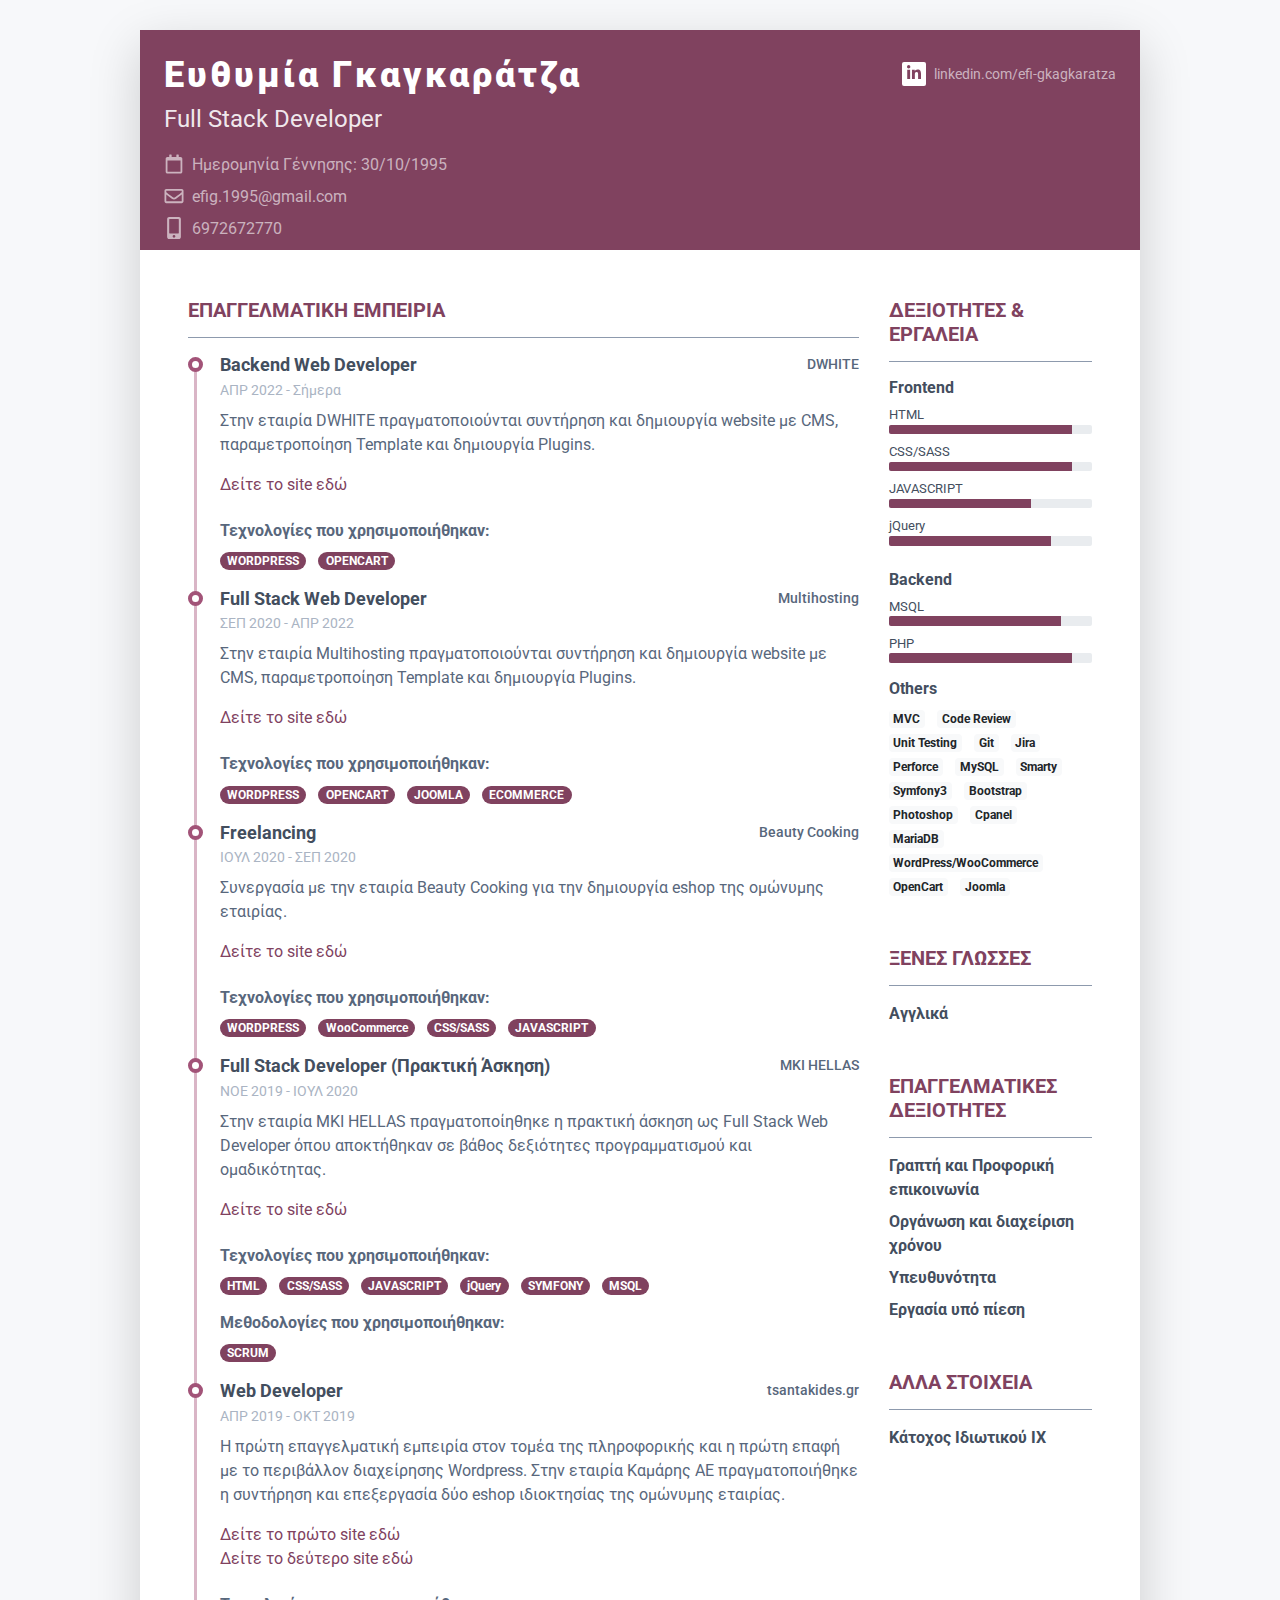
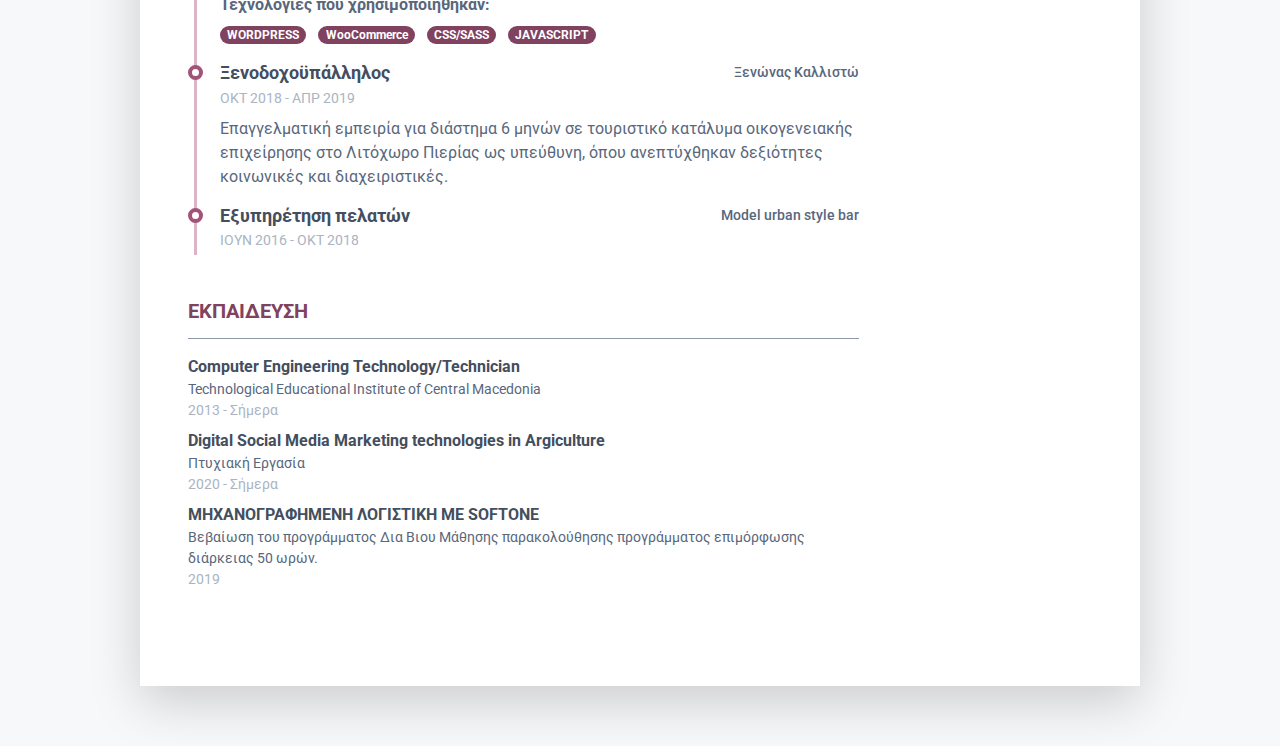
<file: index.html>
<!DOCTYPE html>
<html lang="en"> 
	<head>
		<title>Βιογραφικό</title>
		
		<!-- Meta -->
		<meta charset="utf-8">
		<meta http-equiv="X-UA-Compatible" content="IE=edge">
		<meta name="viewport" content="width=device-width, initial-scale=1.0">
		<link rel="shortcut icon" href="favicon.ico"> 
		
		<!-- Google Font -->
		<link href="https://fonts.googleapis.com/css?family=Roboto:300,400,500,700,900" rel="stylesheet">
		
		<!-- FontAwesome JS-->
		<script defer src="assets/fontawesome/js/all.min.js"></script>
		
		<!-- Theme CSS -->  
		<link id="theme-style" rel="stylesheet" href="assets/css/pillar-6.css">
	</head> 

	<body>	
		<article class="resume-wrapper text-center position-relative">
			<div class="resume-wrapper-inner mx-auto text-left bg-white shadow-lg">
				<header class="resume-header pt-4 pt-md-0">
					<div class="media flex-column flex-md-row">						
						<div class="media-body p-4 d-flex flex-column flex-md-row mx-auto mx-lg-0">
							<div class="primary-info">
								<h1 class="name mt-0 mb-1 text-white">Ευθυμία Γκαγκαράτζα</h1>
								<div class="title mb-3">Full Stack Developer</div>

								<ul class="list-unstyled">
									<li class="mb-2" style="color:rgba(255, 255, 255, 0.6);"><i class="far fa-calendar fa-fw mr-2" data-fa-transform="grow-3"></i>Ημερομηνία Γέννησης: 30/10/1995</li>
									<li class="mb-2"><a href="mailto:efig.1995@gmail.com"><i class="far fa-envelope fa-fw mr-2" data-fa-transform="grow-3"></i>efig.1995@gmail.com</a></li>
									<li><a href="tel:6972672770"><i class="fas fa-mobile-alt fa-fw mr-2" data-fa-transform="grow-6"></i>6972672770</a></li>
								</ul>
							</div><!--//primary-info-->

							<div class="secondary-info ml-md-auto mt-2">
								<ul class="resume-social list-unstyled">
									<li class="mb-3"><a href="https://www.linkedin.com/in/efi-gkagkaratza-b428311aa/"><span class="fa-container text-center mr-2"><i class="fab fa-linkedin-in fa-fw"></i></span>linkedin.com/efi-gkagkaratza</a></li>
								</ul>
							</div><!--//secondary-info-->
						</div><!--//media-body-->
					</div><!--//media-->

				</header>
				<div class="resume-body p-5">
					<div class="row">
						<div class="col-lg-9">
							<section class="resume-section experience-section mb-5">
								<h2 class="resume-section-title text-uppercase font-weight-bold pb-3 mb-3">Επαγγελματικη Εμπειρια</h2>
								<div class="resume-section-content">
									<div class="resume-timeline position-relative">

										<article class="resume-timeline-item position-relative">											
											<div class="resume-timeline-item-header mb-2">
												<div class="d-flex flex-column flex-md-row">
													<h3 class="resume-position-title font-weight-bold mb-1">Backend Web Developer</h3>
													<div class="resume-company-name ml-auto">DWHITE</div>
												</div><!--//row-->
												<div class="resume-position-time">ΑΠΡ 2022 - Σήμερα</div>
											</div><!--//resume-timeline-item-header-->
											<div class="resume-timeline-item-desc">
 												<p>Στην εταιρία DWHITE πραγματοποιούνται συντήρηση και δημιουργία website με CMS, παραμετροποίηση Template και δημιουργία Plugins.</p>
												<a href="https://dwhite.eu/">Δείτε το site εδώ</a>
												<br><br>
												<h4 class="resume-timeline-item-desc-heading font-weight-bold">Τεχνολογίες που χρησιμοποιήθηκαν:</h4>
												<ul class="list-inline">
													<li class="list-inline-item"><span class="badge badge-primary badge-pill">WORDPRESS</span></li>
													<li class="list-inline-item"><span class="badge badge-primary badge-pill">OPENCART</span></li>
												</ul>
											</div><!--//resume-timeline-item-desc-->
										</article><!--//resume-timeline-item-->

										<article class="resume-timeline-item position-relative">											
											<div class="resume-timeline-item-header mb-2">
												<div class="d-flex flex-column flex-md-row">
													<h3 class="resume-position-title font-weight-bold mb-1">Full Stack Web Developer</h3>
													<div class="resume-company-name ml-auto">Multihosting</div>
												</div><!--//row-->
												<div class="resume-position-time">ΣΕΠ 2020 - ΑΠΡ 2022</div>
											</div><!--//resume-timeline-item-header-->
											<div class="resume-timeline-item-desc">
 												<p>Στην εταιρία Multihosting πραγματοποιούνται συντήρηση και δημιουργία website με CMS, παραμετροποίηση Template και δημιουργία Plugins.</p>
												<a href="https://multihosting.gr/">Δείτε το site εδώ</a>
												<br><br>
												<h4 class="resume-timeline-item-desc-heading font-weight-bold">Τεχνολογίες που χρησιμοποιήθηκαν:</h4>
												<ul class="list-inline">
													<li class="list-inline-item"><span class="badge badge-primary badge-pill">WORDPRESS</span></li>
													<li class="list-inline-item"><span class="badge badge-primary badge-pill">OPENCART</span></li>
													<li class="list-inline-item"><span class="badge badge-primary badge-pill">JOOMLA</span></li>
													<li class="list-inline-item"><span class="badge badge-primary badge-pill">ECOMMERCE</span></li>
												</ul>
											</div><!--//resume-timeline-item-desc-->
										</article><!--//resume-timeline-item-->

										<article class="resume-timeline-item position-relative">											
											<div class="resume-timeline-item-header mb-2">
												<div class="d-flex flex-column flex-md-row">
													<h3 class="resume-position-title font-weight-bold mb-1">Freelancing</h3>
													<div class="resume-company-name ml-auto">Beauty Cooking</div>
												</div><!--//row-->
												<div class="resume-position-time">ΙΟΥΛ 2020 - ΣΕΠ 2020</div>
											</div><!--//resume-timeline-item-header-->
											<div class="resume-timeline-item-desc">
 												<p>Συνεργασία με την εταιρία Beauty Cooking για την δημιουργία eshop της ομώνυμης εταιρίας.</p>
												<a href="https://beautycooking.gr/">Δείτε το site εδώ</a>
												<br><br>
												<h4 class="resume-timeline-item-desc-heading font-weight-bold">Τεχνολογίες που χρησιμοποιήθηκαν:</h4>
												<ul class="list-inline">
													<li class="list-inline-item"><span class="badge badge-primary badge-pill">WORDPRESS</span></li>
													<li class="list-inline-item"><span class="badge badge-primary badge-pill">WooCommerce</span></li>
													<li class="list-inline-item"><span class="badge badge-primary badge-pill">CSS/SASS</span></li>
													<li class="list-inline-item"><span class="badge badge-primary badge-pill">JAVASCRIPT</span></li>
												</ul>
											</div><!--//resume-timeline-item-desc-->
										</article><!--//resume-timeline-item-->

										<article class="resume-timeline-item position-relative">											
											<div class="resume-timeline-item-header mb-2">
												<div class="d-flex flex-column flex-md-row">
													<h3 class="resume-position-title font-weight-bold mb-1">Full Stack Developer (Πρακτική Άσκηση)</h3>
													<div class="resume-company-name ml-auto">MKI HELLAS</div>
												</div><!--//row-->
												<div class="resume-position-time">ΝΟΕ 2019 - ΙΟΥΛ 2020</div>
											</div><!--//resume-timeline-item-header-->
											<div class="resume-timeline-item-desc">
												<p>Στην εταιρία MKI HELLAS πραγματοποίηθηκε η πρακτική άσκηση ως Full Stack Web Developer όπου αποκτήθηκαν σε βάθος δεξιότητες προγραμματισμού και ομαδικότητας.</p>
												<a href="https://www.wg-gesucht.de/en/">Δείτε το site εδώ</a>
												<br><br>
												<h4 class="resume-timeline-item-desc-heading font-weight-bold">Τεχνολογίες που χρησιμοποιήθηκαν:</h4>
												<ul class="list-inline">
													<li class="list-inline-item"><span class="badge badge-primary badge-pill">HTML</span></li>
													<li class="list-inline-item"><span class="badge badge-primary badge-pill">CSS/SASS</span></li>
													<li class="list-inline-item"><span class="badge badge-primary badge-pill">JAVASCRIPT</span></li>
													<li class="list-inline-item"><span class="badge badge-primary badge-pill">jQuery</span></li>
													<li class="list-inline-item"><span class="badge badge-primary badge-pill">SYMFONY</span></li>
													<li class="list-inline-item"><span class="badge badge-primary badge-pill">MSQL</span></li>
												</ul>
												<h4 class="resume-timeline-item-desc-heading font-weight-bold">Μεθοδολογίες που χρησιμοποιήθηκαν:</h4>
												<ul class="list-inline">
													<li class="list-inline-item"><span class="badge badge-primary badge-pill">SCRUM</span></li>
												</ul>
											</div><!--//resume-timeline-item-desc-->
										</article><!--//resume-timeline-item-->

										<article class="resume-timeline-item position-relative">											
											<div class="resume-timeline-item-header mb-2">
												<div class="d-flex flex-column flex-md-row">
													<h3 class="resume-position-title font-weight-bold mb-1">Web Developer</h3>
													<div class="resume-company-name ml-auto">tsantakides.gr</div>
												</div><!--//row-->
												<div class="resume-position-time">ΑΠΡ 2019 - ΟΚΤ 2019</div>
											</div><!--//resume-timeline-item-header-->
											<div class="resume-timeline-item-desc">
												<p>Η πρώτη επαγγελματική εμπειρία στον τομέα της πληροφορικής και η πρώτη επαφή με το περιβάλλον διαχείρησης Wordpress. Στην εταιρία Καμάρης ΑΕ πραγματοποιήθηκε η συντήρηση και επεξεργασία δύο eshop ιδιοκτησίας της ομώνυμης εταιρίας.</p>
												<a href="https://tsantakides.gr/">Δείτε το πρώτο site εδώ</a>
												<br>
												<a href="https://tsantakides.store/">Δείτε το δεύτερο site εδώ</a>
												<br><br>
												<h4 class="resume-timeline-item-desc-heading font-weight-bold">Τεχνολογίες που χρησιμοποιήθηκαν:</h4>
												<ul class="list-inline">
													<li class="list-inline-item"><span class="badge badge-primary badge-pill">WORDPRESS</span></li>
													<li class="list-inline-item"><span class="badge badge-primary badge-pill">WooCommerce</span></li>
													<li class="list-inline-item"><span class="badge badge-primary badge-pill">CSS/SASS</span></li>
													<li class="list-inline-item"><span class="badge badge-primary badge-pill">JAVASCRIPT</span></li>
												</ul>
											</div><!--//resume-timeline-item-desc-->
										</article><!--//resume-timeline-item-->

										<article class="resume-timeline-item position-relative">											
											<div class="resume-timeline-item-header mb-2">
												<div class="d-flex flex-column flex-md-row">
													<h3 class="resume-position-title font-weight-bold mb-1">Ξενοδοχοϋπάλληλος</h3>
													<div class="resume-company-name ml-auto">Ξενώνας Καλλιστώ</div>
												</div><!--//row-->
												<div class="resume-position-time">ΟΚΤ 2018 - ΑΠΡ 2019</div>
											</div><!--//resume-timeline-item-header-->
											<div class="resume-timeline-item-desc">
												<p>Επαγγελματική εμπειρία για διάστημα 6 μηνών σε τουριστικό κατάλυμα οικογενειακής επιχείρησης στο Λιτόχωρο Πιερίας ως υπεύθυνη, όπου ανεπτύχθηκαν δεξιότητες κοινωνικές και διαχειριστικές.</p>
											</div><!--//resume-timeline-item-desc-->
										</article><!--//resume-timeline-item-->

										<article class="resume-timeline-item position-relative">											
											<div class="resume-timeline-item-header mb-2">
												<div class="d-flex flex-column flex-md-row">
													<h3 class="resume-position-title font-weight-bold mb-1">Εξυπηρέτηση πελατών</h3>
													<div class="resume-company-name ml-auto">Model urban style bar</div>
												</div><!--//row-->
												<div class="resume-position-time">ΙΟΥΝ 2016 - ΟΚΤ 2018</div>
											</div><!--//resume-timeline-item-header-->
										</article><!--//resume-timeline-item-->
									</div><!--//resume-timeline-->
								</div>
							</section><!--//experience-section-->
							
							<section class="resume-section education-section mb-5">
								<h2 class="resume-section-title text-uppercase font-weight-bold pb-3 mb-3">Εκπαιδευση</h2>
								<div class="resume-section-content">
									<ul class="list-unstyled">
										<li class="mb-2">
											<div class="resume-degree font-weight-bold">Computer Engineering Technology/Technician</div>
											<div class="resume-degree-org">Technological Educational Institute of Central Macedonia</div>
											<div class="resume-degree-time">2013 - Σήμερα</div>
										</li>
										<li class="mb-2">
											<div class="resume-degree font-weight-bold">Digital Social Media Marketing technologies in Argiculture</div>
											<div class="resume-degree-org">Πτυχιακή Εργασία</div>
											<div class="resume-degree-time">2020 - Σήμερα</div>
										</li>
										<li class="mb-2">
											<div class="resume-degree font-weight-bold">ΜΗΧΑΝΟΓΡΑΦΗΜΕΝΗ ΛΟΓΙΣΤΙΚΗ ΜΕ SOFTONE</div>
											<div class="resume-degree-org">Βεβαίωση του προγράμματος Δια Βιου Μάθησης παρακολούθησης προγράμματος επιμόρφωσης διάρκειας 50 ωρών.</div>
											<div class="resume-degree-time">2019</div>
										</li>
									</ul>
								</div>
							</section><!--//education-section-->							
						</div>

						<div class="col-lg-3">
							<section class="resume-section skills-section mb-5">
								<h2 class="resume-section-title text-uppercase font-weight-bold pb-3 mb-3">ΔΕΞΙΟΤΗΤΕΣ &amp; ΕΡΓΑΛΕΙΑ</h2>
								<div class="resume-section-content">
									<div class="resume-skill-item">
										<h4 class="resume-skills-cat font-weight-bold">Frontend</h4>
										<ul class="list-unstyled mb-4">
											<li class="mb-2">
												<div class="resume-skill-name">HTML</div>
												<div class="progress resume-progress">
													<div class="progress-bar theme-progress-bar-dark" role="progressbar" style="width: 90%" aria-valuenow="25" aria-valuemin="0" aria-valuemax="100"></div>
												</div>
											</li>
											<li class="mb-2">
												<div class="resume-skill-name">CSS/SASS</div>
												<div class="progress resume-progress">
													<div class="progress-bar theme-progress-bar-dark" role="progressbar" style="width: 90%" aria-valuenow="25" aria-valuemin="0" aria-valuemax="100"></div>
												</div>
											</li>
											<li class="mb-2">
												<div class="resume-skill-name">JAVASCRIPT</div>
												<div class="progress resume-progress">
													<div class="progress-bar theme-progress-bar-dark" role="progressbar" style="width: 70%" aria-valuenow="25" aria-valuemin="0" aria-valuemax="100"></div>
												</div>
											</li>
											<li class="mb-2">
												<div class="resume-skill-name">jQuery</div>
												<div class="progress resume-progress">
													<div class="progress-bar theme-progress-bar-dark" role="progressbar" style="width: 80%" aria-valuenow="25" aria-valuemin="0" aria-valuemax="100"></div>
												</div>
											</li>
										</ul>
									</div><!--//resume-skill-item-->

									<div class="resume-skill-item">
										<h4 class="resume-skills-cat font-weight-bold">Backend</h4>
										<ul class="list-unstyled">
											<li class="mb-2">
												<div class="resume-skill-name">MSQL</div>
												<div class="progress resume-progress">
													<div class="progress-bar theme-progress-bar-dark" role="progressbar" style="width: 85%" aria-valuenow="25" aria-valuemin="0" aria-valuemax="100"></div>
												</div>
											</li>
											<li class="mb-2">
												<div class="resume-skill-name">PHP</div>
												<div class="progress resume-progress">
													<div class="progress-bar theme-progress-bar-dark" role="progressbar" style="width: 90%" aria-valuenow="25" aria-valuemin="0" aria-valuemax="100"></div>
												</div>
											</li>
										</ul>
									</div><!--//resume-skill-item-->

									<div class="resume-skill-item">
										<h4 class="resume-skills-cat font-weight-bold">Others</h4>
										<ul class="list-inline">
											<li class="list-inline-item"><span class="badge badge-light">MVC</span></li>
											<li class="list-inline-item"><span class="badge badge-light">Code Review</span></li>
											<li class="list-inline-item"><span class="badge badge-light">Unit Testing</span></li>
											<li class="list-inline-item"><span class="badge badge-light">Git</span></li>
											<li class="list-inline-item"><span class="badge badge-light">Jira</span></li>
											<li class="list-inline-item"><span class="badge badge-light">Perforce</span></li>
											<li class="list-inline-item"><span class="badge badge-light">MySQL</span></li>
											<li class="list-inline-item"><span class="badge badge-light">Smarty</span></li>											
											<li class="list-inline-item"><span class="badge badge-light">Symfony3</span></li>
											<li class="list-inline-item"><span class="badge badge-light">Bootstrap</span></li>										
											<li class="list-inline-item"><span class="badge badge-light">Photoshop</span></li>
											<li class="list-inline-item"><span class="badge badge-light">Cpanel</span></li>										
											<li class="list-inline-item"><span class="badge badge-light">MariaDB</span></li>
											<li class="list-inline-item"><span class="badge badge-light">WordPress/WooCommerce</span></li>
											<li class="list-inline-item"><span class="badge badge-light">OpenCart</span></li>
											<li class="list-inline-item"><span class="badge badge-light">Joomla</span></li>
										</ul>
									</div><!--//resume-skill-item-->
								</div><!--resume-section-content-->
							</section><!--//skills-section-->

							<section class="resume-section language-section mb-5">
								<h2 class="resume-section-title text-uppercase font-weight-bold pb-3 mb-3">Ξενες Γλωσσες</h2>
								<div class="resume-section-content">
									<ul class="list-unstyled resume-lang-list">
										<li class="mb-2"><span class="resume-lang-name font-weight-bold">Αγγλικά</span></li>
									</ul>
								</div>
							</section><!--//language-section-->
							<section class="resume-section education-section mb-5">
								<h2 class="resume-section-title text-uppercase font-weight-bold pb-3 mb-3">Επαγγελματικες Δεξιοτητες</h2>
								<div class="resume-section-content">
									<ul class="list-unstyled">
										<li class="mb-2">
											<div class="resume-degree font-weight-bold">Γραπτή και Προφορική επικοινωνία</div>
										</li>
										<li class="mb-2">
											<div class="resume-degree font-weight-bold">Οργάνωση και διαχείριση χρόνου</div>
										</li>							
										<li class="mb-2">
											<div class="resume-degree font-weight-bold">Υπευθυνότητα</div>
										</li>
										<li class="mb-2">
											<div class="resume-degree font-weight-bold">Εργασία υπό πίεση</div>
										</li>
									</ul>
								</div>
							</section><!--//education-section-->
							<section class="resume-section education-section mb-5">
								<h2 class="resume-section-title text-uppercase font-weight-bold pb-3 mb-3">Αλλα στοιχεια</h2>
								<div class="resume-section-content">
									<ul class="list-unstyled">
										<li class="mb-2">
											<div class="resume-degree font-weight-bold">Κάτοχος Ιδιωτικού ΙΧ</div>
										</li>										
									</ul>
								</div>
							</section><!--//education-section-->
						</div>
					</div><!--//row-->
				</div><!--//resume-body-->		    
			</div>
		</article>  
	</body>
</html>
</file>
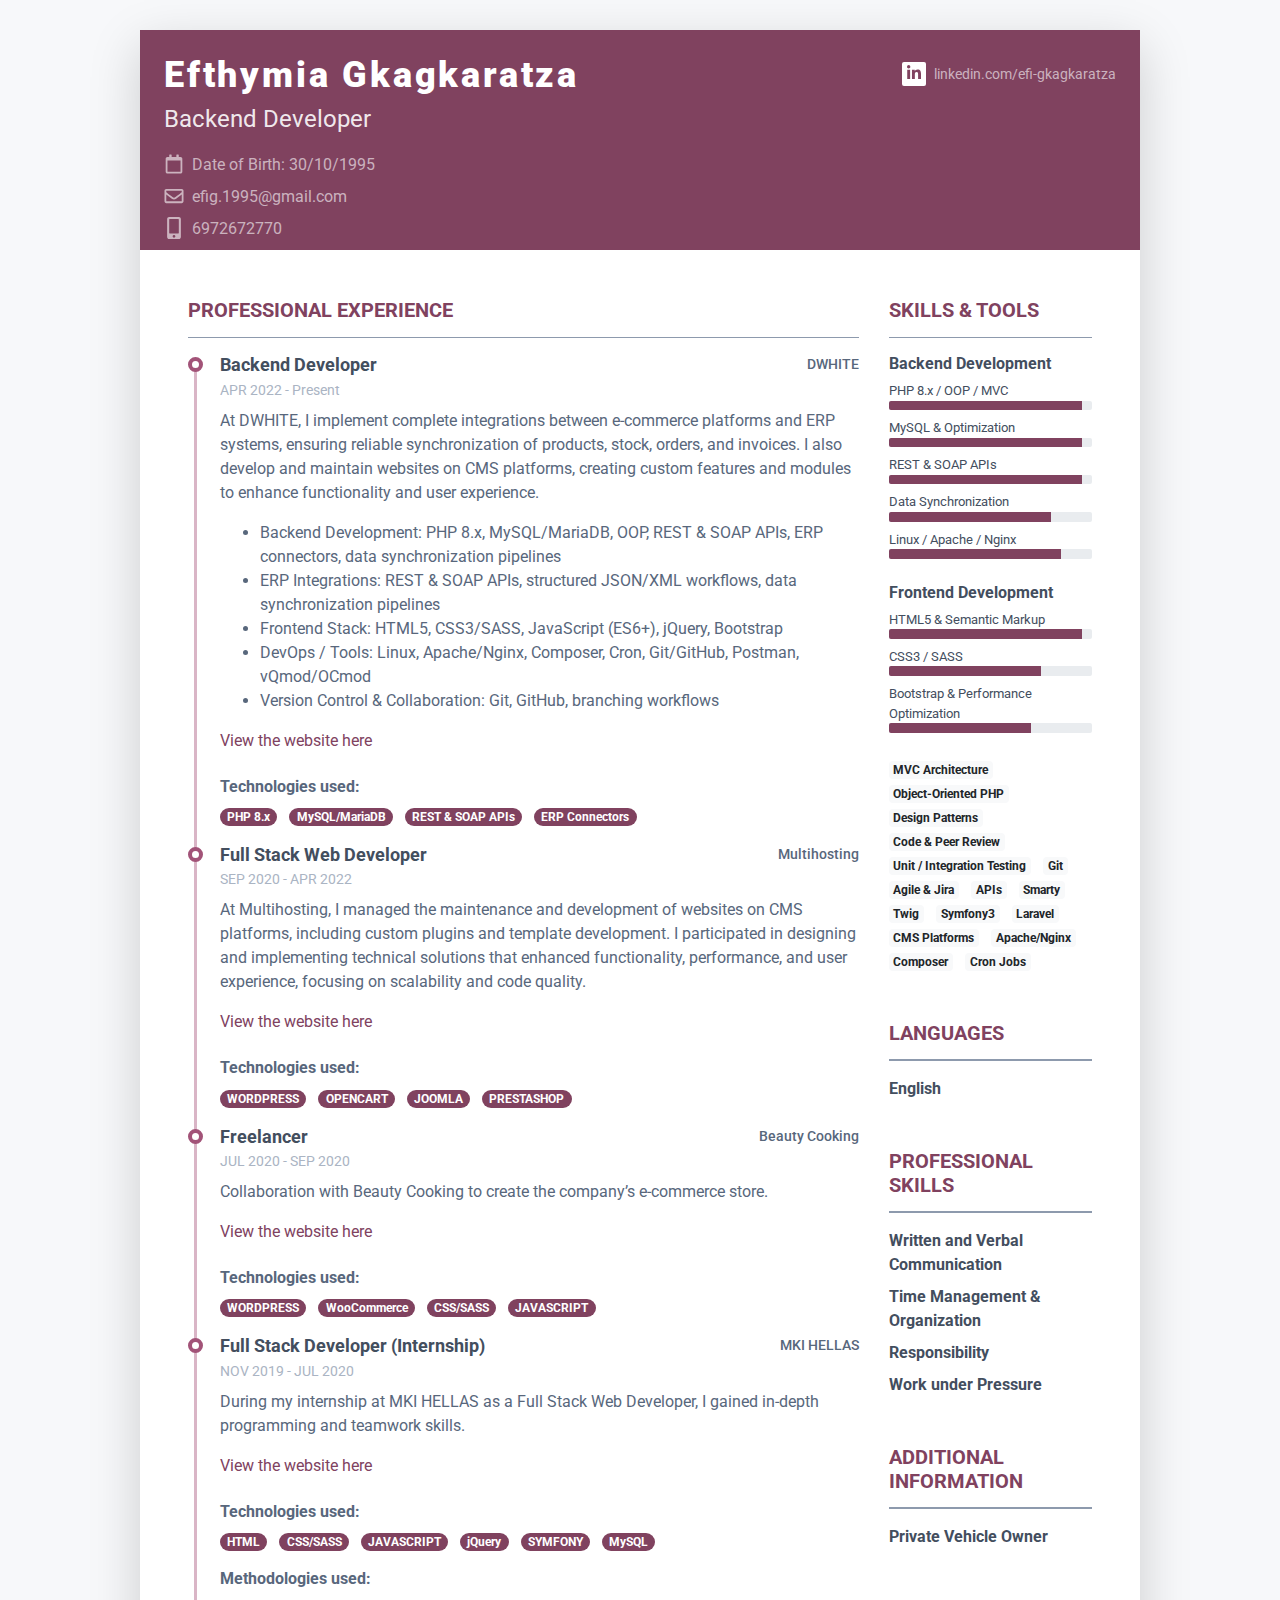
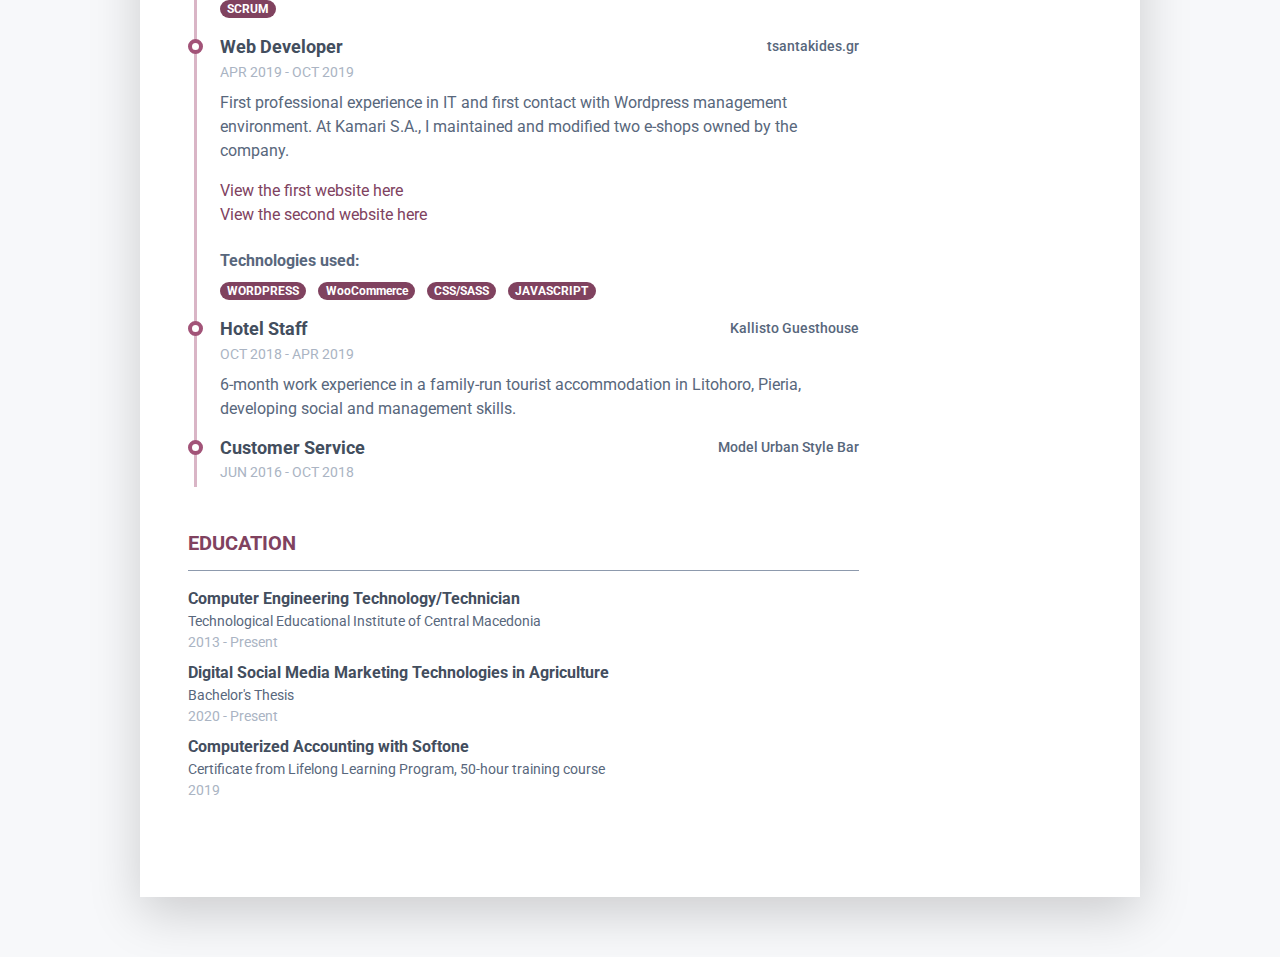
<file: en.html>
<!DOCTYPE html>
<html lang="en">

<head>
    <title>Resume</title>

    <!-- Meta -->
    <meta charset="utf-8">
    <meta http-equiv="X-UA-Compatible" content="IE=edge">
    <meta name="viewport" content="width=device-width, initial-scale=1.0">
    <link rel="shortcut icon" href="favicon.ico">

    <!-- Google Font -->
    <link href="https://fonts.googleapis.com/css?family=Roboto:300,400,500,700,900" rel="stylesheet">

    <!-- FontAwesome JS-->
    <script defer src="assets/fontawesome/js/all.min.js"></script>

    <!-- Theme CSS -->
    <link id="theme-style" rel="stylesheet" href="assets/css/pillar-6.css">
</head>

<body>
    <article class="resume-wrapper text-center position-relative">
        <div class="resume-wrapper-inner mx-auto text-left bg-white shadow-lg">
            <header class="resume-header pt-4 pt-md-0">
                <div class="media flex-column flex-md-row">
                    <div class="media-body p-4 d-flex flex-column flex-md-row mx-auto mx-lg-0">
                        <div class="primary-info">
                            <h1 class="name mt-0 mb-1 text-white">Efthymia Gkagkaratza</h1>
                            <div class="title mb-3">Backend Developer</div>

                            <ul class="list-unstyled">
                                <li class="mb-2" style="color:rgba(255, 255, 255, 0.6);"><i class="far fa-calendar fa-fw mr-2" data-fa-transform="grow-3"></i>Date of Birth: 30/10/1995</li>
                                <li class="mb-2"><a href="mailto:efig.1995@gmail.com"><i class="far fa-envelope fa-fw mr-2" data-fa-transform="grow-3"></i>efig.1995@gmail.com</a></li>
                                <li><a href="tel:6972672770"><i class="fas fa-mobile-alt fa-fw mr-2" data-fa-transform="grow-6"></i>6972672770</a></li>
                            </ul>
                        </div><!--//primary-info-->

                        <div class="secondary-info ml-md-auto mt-2">
                            <ul class="resume-social list-unstyled">
                                <li class="mb-3"><a href="https://www.linkedin.com/in/efi-gkagkaratza-b428311aa/">
                                    <span class="fa-container text-center mr-2"><i class="fab fa-linkedin-in fa-fw"></i></span>linkedin.com/efi-gkagkaratza</a>
                                </li>
                            </ul>
                        </div><!--//secondary-info-->
                    </div><!--//media-body-->
                </div><!--//media-->

            </header>
            <div class="resume-body p-5">
                <div class="row">
                    <div class="col-lg-9">
                        <section class="resume-section experience-section mb-5">
                            <h2 class="resume-section-title text-uppercase font-weight-bold pb-3 mb-3">Professional Experience</h2>
                            <div class="resume-section-content">
                                <div class="resume-timeline position-relative">

                                    <!-- DWHITE -->
                                    <article class="resume-timeline-item position-relative">
                                        <div class="resume-timeline-item-header mb-2">
                                            <div class="d-flex flex-column flex-md-row">
                                                <h3 class="resume-position-title font-weight-bold mb-1">Backend Developer</h3>
                                                <div class="resume-company-name ml-auto">DWHITE</div>
                                            </div><!--//row-->
                                            <div class="resume-position-time">APR 2022 - Present</div>
                                        </div><!--//resume-timeline-item-header-->
                                        <div class="resume-timeline-item-desc">
                                            <p>At DWHITE, I implement complete integrations between e-commerce platforms and ERP systems, ensuring reliable synchronization of products, stock, orders, and invoices. I also develop and maintain websites on CMS platforms, creating custom features and modules to enhance functionality and user experience.</p>
                                            <ul>
                                                <li>Backend Development: PHP 8.x, MySQL/MariaDB, OOP, REST & SOAP APIs, ERP connectors, data synchronization pipelines</li>
                                                <li>ERP Integrations: REST & SOAP APIs, structured JSON/XML workflows, data synchronization pipelines</li>
                                                <li>Frontend Stack: HTML5, CSS3/SASS, JavaScript (ES6+), jQuery, Bootstrap</li>
                                                <li>DevOps / Tools: Linux, Apache/Nginx, Composer, Cron, Git/GitHub, Postman, vQmod/OCmod</li>
                                                <li>Version Control & Collaboration: Git, GitHub, branching workflows</li>
                                            </ul>
                                            <a href="https://dwhite.eu/">View the website here</a>
                                            <br><br>
                                            <h4 class="resume-timeline-item-desc-heading font-weight-bold">Technologies used:</h4>
                                            <ul class="list-inline">
                                                <li class="list-inline-item"><span class="badge badge-primary badge-pill">PHP 8.x</span></li>
                                                <li class="list-inline-item"><span class="badge badge-primary badge-pill">MySQL/MariaDB</span></li>
                                                <li class="list-inline-item"><span class="badge badge-primary badge-pill">REST & SOAP APIs</span></li>
                                                <li class="list-inline-item"><span class="badge badge-primary badge-pill">ERP Connectors</span></li>
                                            </ul>
                                        </div><!--//resume-timeline-item-desc-->
                                    </article><!--//resume-timeline-item-->

                                    <!-- Multihosting -->
                                    <article class="resume-timeline-item position-relative">
                                        <div class="resume-timeline-item-header mb-2">
                                            <div class="d-flex flex-column flex-md-row">
                                                <h3 class="resume-position-title font-weight-bold mb-1">Full Stack Web Developer</h3>
                                                <div class="resume-company-name ml-auto">Multihosting</div>
                                            </div><!--//row-->
                                            <div class="resume-position-time">SEP 2020 - APR 2022</div>
                                        </div><!--//resume-timeline-item-header-->
                                        <div class="resume-timeline-item-desc">
                                            <p>At Multihosting, I managed the maintenance and development of websites on CMS platforms, including custom plugins and template development. I participated in designing and implementing technical solutions that enhanced functionality, performance, and user experience, focusing on scalability and code quality.</p>
                                            <a href="https://multihosting.gr/">View the website here</a>
                                            <br><br>
                                            <h4 class="resume-timeline-item-desc-heading font-weight-bold">Technologies used:</h4>
                                            <ul class="list-inline">
                                                <li class="list-inline-item"><span class="badge badge-primary badge-pill">WORDPRESS</span></li>
                                                <li class="list-inline-item"><span class="badge badge-primary badge-pill">OPENCART</span></li>
                                                <li class="list-inline-item"><span class="badge badge-primary badge-pill">JOOMLA</span></li>
                                                <li class="list-inline-item"><span class="badge badge-primary badge-pill">PRESTASHOP</span></li>
                                            </ul>
                                        </div><!--//resume-timeline-item-desc-->
                                    </article><!--//resume-timeline-item-->

                                    <!-- Freelancing -->
                                    <article class="resume-timeline-item position-relative">
                                        <div class="resume-timeline-item-header mb-2">
                                            <div class="d-flex flex-column flex-md-row">
                                                <h3 class="resume-position-title font-weight-bold mb-1">Freelancer</h3>
                                                <div class="resume-company-name ml-auto">Beauty Cooking</div>
                                            </div><!--//row-->
                                            <div class="resume-position-time">JUL 2020 - SEP 2020</div>
                                        </div><!--//resume-timeline-item-header-->
                                        <div class="resume-timeline-item-desc">
                                            <p>Collaboration with Beauty Cooking to create the company’s e-commerce store.</p>
                                            <a href="https://beautycooking.gr/">View the website here</a>
                                            <br><br>
                                            <h4 class="resume-timeline-item-desc-heading font-weight-bold">Technologies used:</h4>
                                            <ul class="list-inline">
                                                <li class="list-inline-item"><span class="badge badge-primary badge-pill">WORDPRESS</span></li>
                                                <li class="list-inline-item"><span class="badge badge-primary badge-pill">WooCommerce</span></li>
                                                <li class="list-inline-item"><span class="badge badge-primary badge-pill">CSS/SASS</span></li>
                                                <li class="list-inline-item"><span class="badge badge-primary badge-pill">JAVASCRIPT</span></li>
                                            </ul>
                                        </div><!--//resume-timeline-item-desc-->
                                    </article><!--//resume-timeline-item-->

                                    <!-- MKI HELLAS Internship -->
                                    <article class="resume-timeline-item position-relative">
                                        <div class="resume-timeline-item-header mb-2">
                                            <div class="d-flex flex-column flex-md-row">
                                                <h3 class="resume-position-title font-weight-bold mb-1">Full Stack Developer (Internship)</h3>
                                                <div class="resume-company-name ml-auto">MKI HELLAS</div>
                                            </div><!--//row-->
                                            <div class="resume-position-time">NOV 2019 - JUL 2020</div>
                                        </div><!--//resume-timeline-item-header-->
                                        <div class="resume-timeline-item-desc">
                                            <p>During my internship at MKI HELLAS as a Full Stack Web Developer, I gained in-depth programming and teamwork skills.</p>
                                            <a href="https://www.wg-gesucht.de/en/">View the website here</a>
                                            <br><br>
                                            <h4 class="resume-timeline-item-desc-heading font-weight-bold">Technologies used:</h4>
                                            <ul class="list-inline">
                                                <li class="list-inline-item"><span class="badge badge-primary badge-pill">HTML</span></li>
                                                <li class="list-inline-item"><span class="badge badge-primary badge-pill">CSS/SASS</span></li>
                                                <li class="list-inline-item"><span class="badge badge-primary badge-pill">JAVASCRIPT</span></li>
                                                <li class="list-inline-item"><span class="badge badge-primary badge-pill">jQuery</span></li>
                                                <li class="list-inline-item"><span class="badge badge-primary badge-pill">SYMFONY</span></li>
                                                <li class="list-inline-item"><span class="badge badge-primary badge-pill">MySQL</span></li>
                                            </ul>
                                            <h4 class="resume-timeline-item-desc-heading font-weight-bold">Methodologies used:</h4>
                                            <ul class="list-inline">
                                                <li class="list-inline-item"><span class="badge badge-primary badge-pill">SCRUM</span></li>
                                            </ul>
                                        </div><!--//resume-timeline-item-desc-->
                                    </article><!--//resume-timeline-item-->

                                    <!-- tsantakides.gr -->
                                    <article class="resume-timeline-item position-relative">
                                        <div class="resume-timeline-item-header mb-2">
                                            <div class="d-flex flex-column flex-md-row">
                                                <h3 class="resume-position-title font-weight-bold mb-1">Web Developer</h3>
                                                <div class="resume-company-name ml-auto">tsantakides.gr</div>
                                            </div><!--//row-->
                                            <div class="resume-position-time">APR 2019 - OCT 2019</div>
                                        </div><!--//resume-timeline-item-header-->
                                        <div class="resume-timeline-item-desc">
                                            <p>First professional experience in IT and first contact with Wordpress management environment. At Kamari S.A., I maintained and modified two e-shops owned by the company.</p>
                                            <a href="https://tsantakides.gr/">View the first website here</a>
                                            <br>
                                            <a href="https://tsantakides.store/">View the second website here</a>
                                            <br><br>
                                            <h4 class="resume-timeline-item-desc-heading font-weight-bold">Technologies used:</h4>
                                            <ul class="list-inline">
                                                <li class="list-inline-item"><span class="badge badge-primary badge-pill">WORDPRESS</span></li>
                                                <li class="list-inline-item"><span class="badge badge-primary badge-pill">WooCommerce</span></li>
                                                <li class="list-inline-item"><span class="badge badge-primary badge-pill">CSS/SASS</span></li>
                                                <li class="list-inline-item"><span class="badge badge-primary badge-pill">JAVASCRIPT</span></li>
                                            </ul>
                                        </div><!--//resume-timeline-item-desc-->
                                    </article><!--//resume-timeline-item-->

                                    <!-- Other Experiences -->
                                    <article class="resume-timeline-item position-relative">
                                        <div class="resume-timeline-item-header mb-2">
                                            <div class="d-flex flex-column flex-md-row">
                                                <h3 class="resume-position-title font-weight-bold mb-1">Hotel Staff</h3>
                                                <div class="resume-company-name ml-auto">Kallisto Guesthouse</div>
                                            </div><!--//row-->
                                            <div class="resume-position-time">OCT 2018 - APR 2019</div>
                                        </div><!--//resume-timeline-item-header-->
                                        <div class="resume-timeline-item-desc">
                                            <p>6-month work experience in a family-run tourist accommodation in Litohoro, Pieria, developing social and management skills.</p>
                                        </div><!--//resume-timeline-item-desc-->
                                    </article><!--//resume-timeline-item-->

                                    <article class="resume-timeline-item position-relative">
                                        <div class="resume-timeline-item-header mb-2">
                                            <div class="d-flex flex-column flex-md-row">
                                                <h3 class="resume-position-title font-weight-bold mb-1">Customer Service</h3>
                                                <div class="resume-company-name ml-auto">Model Urban Style Bar</div>
                                            </div><!--//row-->
                                            <div class="resume-position-time">JUN 2016 - OCT 2018</div>
                                        </div><!--//resume-timeline-item-header-->
                                    </article><!--//resume-timeline-item-->
                                </div><!--//resume-timeline-->
                            </div>
                        </section><!--//experience-section-->

                        <!-- Education -->
                        <section class="resume-section education-section mb-5">
                            <h2 class="resume-section-title text-uppercase font-weight-bold pb-3 mb-3">Education</h2>
                            <div class="resume-section-content">
                                <ul class="list-unstyled">
                                    <li class="mb-2">
                                        <div class="resume-degree font-weight-bold">Computer Engineering Technology/Technician</div>
                                        <div class="resume-degree-org">Technological Educational Institute of Central Macedonia</div>
                                        <div class="resume-degree-time">2013 - Present</div>
                                    </li>
                                    <li class="mb-2">
                                        <div class="resume-degree font-weight-bold">Digital Social Media Marketing Technologies in Agriculture</div>
                                        <div class="resume-degree-org">Bachelor's Thesis</div>
                                        <div class="resume-degree-time">2020 - Present</div>
                                    </li>
                                    <li class="mb-2">
                                        <div class="resume-degree font-weight-bold">Computerized Accounting with Softone</div>
                                        <div class="resume-degree-org">Certificate from Lifelong Learning Program, 50-hour training course</div>
                                        <div class="resume-degree-time">2019</div>
                                    </li>
                                </ul>
                            </div>
                        </section><!--//education-section-->
                    </div>

                    <!-- Right Column -->
                    <div class="col-lg-3">
                        <section class="resume-section skills-section mb-5">
                            <h2 class="resume-section-title text-uppercase font-weight-bold pb-3 mb-3">Skills & Tools</h2>
                            <div class="resume-skill-item">
                                <h4 class="resume-skills-cat font-weight-bold">Backend Development</h4>
                                <ul class="list-unstyled mb-4">
                                    <li class="mb-2">
                                        <div class="resume-skill-name">PHP 8.x / OOP / MVC</div>
                                        <div class="progress resume-progress">
                                            <div class="progress-bar theme-progress-bar-dark" role="progressbar" style="width: 95%"></div>
                                        </div>
                                    </li>
                                    <li class="mb-2">
                                        <div class="resume-skill-name">MySQL & Optimization</div>
                                        <div class="progress resume-progress">
                                            <div class="progress-bar theme-progress-bar-dark" role="progressbar" style="width: 95%"></div>
                                        </div>
                                    </li>
                                    <li class="mb-2">
                                        <div class="resume-skill-name">REST & SOAP APIs</div>
                                        <div class="progress resume-progress">
                                            <div class="progress-bar theme-progress-bar-dark" role="progressbar" style="width: 95%"></div>
                                        </div>
                                    </li>
                                    <li class="mb-2">
                                        <div class="resume-skill-name">Data Synchronization</div>
                                        <div class="progress resume-progress">
                                            <div class="progress-bar theme-progress-bar-dark" role="progressbar" style="width: 80%"></div>
                                        </div>
                                    </li>
                                    <li class="mb-2">
                                        <div class="resume-skill-name">Linux / Apache / Nginx</div>
                                        <div class="progress resume-progress">
                                            <div class="progress-bar theme-progress-bar-dark" role="progressbar" style="width: 85%"></div>
                                        </div>
                                    </li>
                                </ul>
                            </div><!--//resume-skill-item-->

                            <div class="resume-skill-item">
                                <h4 class="resume-skills-cat font-weight-bold">Frontend Development</h4>
                                <ul class="list-unstyled mb-4">
                                    <li class="mb-2">
                                        <div class="resume-skill-name">HTML5 & Semantic Markup</div>
                                        <div class="progress resume-progress">
                                            <div class="progress-bar theme-progress-bar-dark" role="progressbar" style="width: 95%"></div>
                                        </div>
                                    </li>
                                    <li class="mb-2">
                                        <div class="resume-skill-name">CSS3 / SASS</div>
                                        <div class="progress resume-progress">
                                            <div class="progress-bar theme-progress-bar-dark" role="progressbar" style="width: 75%"></div>
                                        </div>
                                    </li>
                                    <li class="mb-2">
                                        <div class="resume-skill-name">Bootstrap & Performance Optimization</div>
                                        <div class="progress resume-progress">
                                            <div class="progress-bar theme-progress-bar-dark" role="progressbar" style="width: 70%"></div>
                                        </div>
                                    </li>
                                </ul>
                            </div><!--//resume-skill-item-->

                            <div class="resume-skill-item">
                                <ul class="list-inline">
                                    <li class="list-inline-item"><span class="badge badge-light">MVC Architecture</span></li>
                                    <li class="list-inline-item"><span class="badge badge-light">Object-Oriented PHP</span></li>
                                    <li class="list-inline-item"><span class="badge badge-light">Design Patterns</span></li>
                                    <li class="list-inline-item"><span class="badge badge-light">Code & Peer Review</span></li>
                                    <li class="list-inline-item"><span class="badge badge-light">Unit / Integration Testing</span></li>
                                    <li class="list-inline-item"><span class="badge badge-light">Git</span></li>
                                    <li class="list-inline-item"><span class="badge badge-light">Agile & Jira</span></li>
                                    <li class="list-inline-item"><span class="badge badge-light">APIs</span></li>
                                    <li class="list-inline-item"><span class="badge badge-light">Smarty</span></li>
                                    <li class="list-inline-item"><span class="badge badge-light">Twig</span></li>
                                    <li class="list-inline-item"><span class="badge badge-light">Symfony3</span></li>
                                    <li class="list-inline-item"><span class="badge badge-light">Laravel</span></li>
                                    <li class="list-inline-item"><span class="badge badge-light">CMS Platforms</span></li>
                                    <li class="list-inline-item"><span class="badge badge-light">Apache/Nginx</span></li>
                                    <li class="list-inline-item"><span class="badge badge-light">Composer</span></li>
                                    <li class="list-inline-item"><span class="badge badge-light">Cron Jobs</span></li>
                                </ul>
                            </div><!--//resume-skill-item-->
                        </section><!--//skills-section-->

                        <section class="resume-section language-section mb-5">
                            <h2 class="resume-section-title text-uppercase font-weight-bold pb-3 mb-3">Languages</h2>
                            <div class="resume-section-content">
                                <ul class="list-unstyled resume-lang-list">
                                    <li class="mb-2"><span class="resume-lang-name font-weight-bold">English</span></li>
                                </ul>
                            </div>
                        </section><!--//language-section-->

                        <section class="resume-section education-section mb-5">
                            <h2 class="resume-section-title text-uppercase font-weight-bold pb-3 mb-3">Professional Skills</h2>
                            <div class="resume-section-content">
                                <ul class="list-unstyled">
                                    <li class="mb-2"><div class="resume-degree font-weight-bold">Written and Verbal Communication</div></li>
                                    <li class="mb-2"><div class="resume-degree font-weight-bold">Time Management & Organization</div></li>
                                    <li class="mb-2"><div class="resume-degree font-weight-bold">Responsibility</div></li>
                                    <li class="mb-2"><div class="resume-degree font-weight-bold">Work under Pressure</div></li>
                                </ul>
                            </div>
                        </section><!--//education-section-->

                        <section class="resume-section education-section mb-5">
                            <h2 class="resume-section-title text-uppercase font-weight-bold pb-3 mb-3">Additional Information</h2>
                            <div class="resume-section-content">
                                <ul class="list-unstyled">
                                    <li class="mb-2">
                                        <div class="resume-degree font-weight-bold">Private Vehicle Owner</div>
                                    </li>
                                </ul>
                            </div>
                        </section><!--//education-section-->

                    </div>
                </div><!--//row-->
            </div><!--//resume-body-->
        </div>
    </article>
</body>

</html>
</file>
